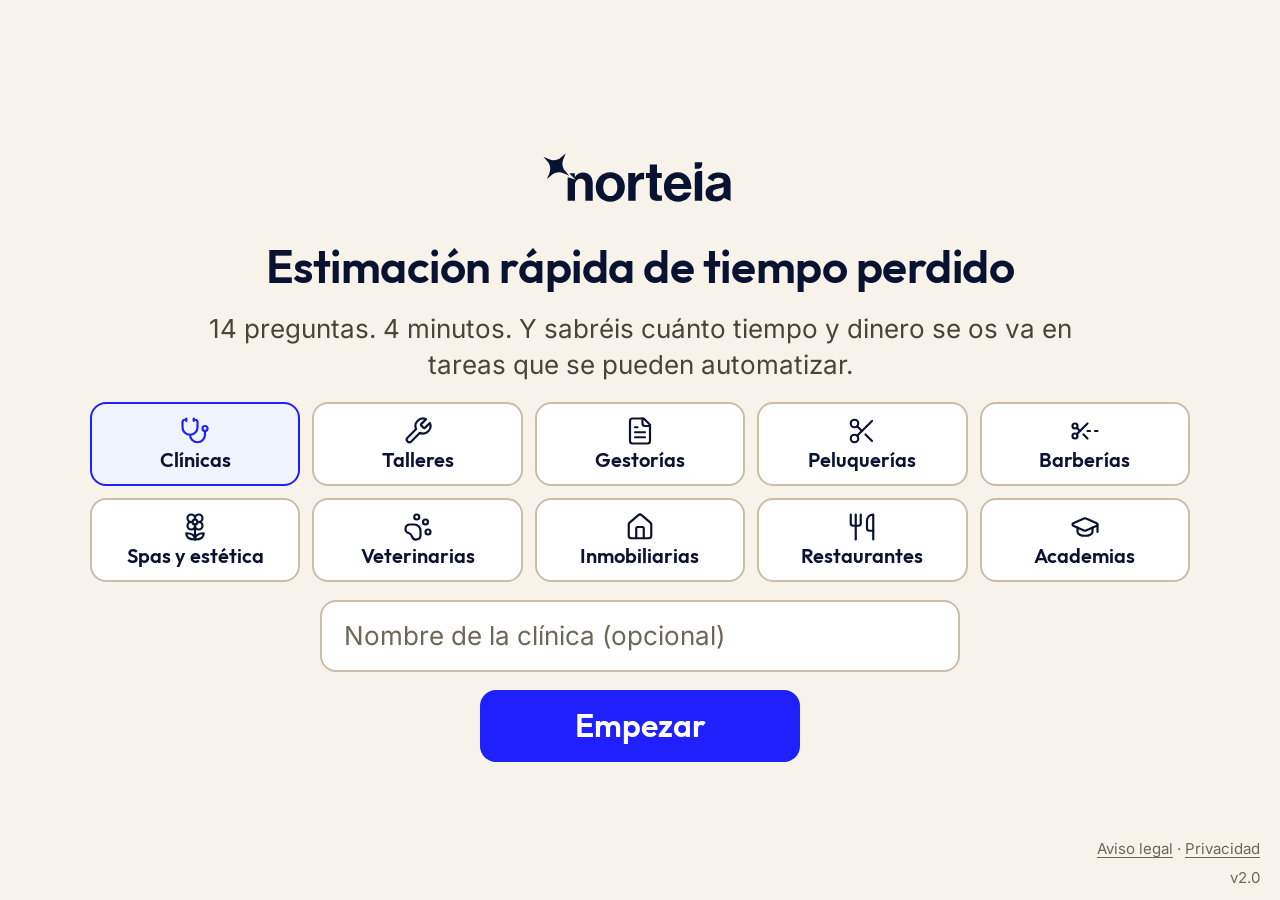
<file: auditoria-norteia/index.html>
<!doctype html>
<html lang="es">
<head>
  <meta charset="utf-8">
  <meta name="viewport" content="width=device-width, initial-scale=1, viewport-fit=cover">
  <meta name="description" content="Estimación rápida del tiempo y el dinero que un negocio dedica a tareas repetitivas que se pueden automatizar. NorteIA, A Coruña.">
  <meta name="theme-color" content="#F7F3EA">
  <meta name="mobile-web-app-capable" content="yes">
  <meta name="apple-mobile-web-app-capable" content="yes">
  <meta name="apple-mobile-web-app-status-bar-style" content="default">
  <meta name="apple-mobile-web-app-title" content="Estimación NorteIA">
  <meta name="format-detection" content="telephone=no">
  <title>Estimación rápida NorteIA</title>
  <link rel="manifest" href="manifest.webmanifest">
  <link rel="icon" href="assets/icon-192.png" type="image/png">
  <link rel="apple-touch-icon" href="assets/icon-192.png">
  <link rel="stylesheet" href="styles.css">
</head>
<body>
  <!-- Contenedor único: app.js dibuja aquí cada pantalla -->
  <main id="app"></main>

  <!-- Aviso de orientación (solo en vertical, por CSS) -->
  <div class="aviso-giro" role="alert">
    <div class="aviso-giro-icono" aria-hidden="true">⟳</div>
    <p>Gira la tablet en horizontal</p>
  </div>

  <!-- Diálogo de confirmación genérico -->
  <div id="dialogo" class="dialogo" hidden>
    <div class="dialogo-caja" role="dialog" aria-modal="true" aria-labelledby="dialogo-texto">
      <p id="dialogo-texto"></p>
      <div class="dialogo-botones" id="dialogo-botones"></div>
    </div>
  </div>

  <noscript>Esta aplicación necesita JavaScript.</noscript>

  <!-- Orden de carga: config, nichos (lista), almacén, motor, QR, iconos, correo, app. app.js carga los nichos y, si CONFIG.email.configLocal, config.local.js -->
  <script src="config.js"></script>
  <script src="niches/index.js"></script>
  <script src="almacen.js"></script>
  <script src="motor.js"></script>
  <script src="assets/qr.js"></script>
  <script src="assets/iconos.js"></script>
  <script src="email.js"></script>
  <script src="app.js"></script>
</body>
</html>
</file>
<file: auditoria-norteia/styles.css>
/* Auditoría rápida NorteIA — tablet en horizontal, letra grande, toques grandes */

/* Tipografías de marca (Outfit e Inter, licencia OFL), servidas desde la app para funcionar sin conexión.
   Outfit: titulares, botones y navegación. Inter: cuerpo, respuestas, formularios y metadatos. */
@font-face { font-family: "Outfit"; src: url("assets/fonts/Outfit-Regular.woff2") format("woff2"); font-weight: 400; font-display: swap; }
@font-face { font-family: "Outfit"; src: url("assets/fonts/Outfit-SemiBold.woff2") format("woff2"); font-weight: 500 800; font-display: swap; }
@font-face { font-family: "Inter"; src: url("assets/fonts/Inter-Regular.woff2") format("woff2"); font-weight: 400; font-display: swap; }
@font-face { font-family: "Inter"; src: url("assets/fonts/Inter-SemiBold.woff2") format("woff2"); font-weight: 500 800; font-display: swap; }

/* Paleta Faro de NorteIA (única fuente de color de la app).
   Regla 90 · 9 · 1: superficie neutra cálida, tinta para el texto y el Azul como único acento.
   Sin degradados, sin sombras de color y sin fondos tintados por semántica: el estado vive en el
   texto y en un filete. */
:root {
  --fondo: #F7F3EA;            /* Crema Lino: papel base */
  --superficie: #FFFFFF;       /* Blanco funcional: tarjetas sobre crema */
  --superficie-2: #F7F3EA;     /* Crema: paneles dentro de una tarjeta blanca */
  --arena: #ECE5D6;            /* Arena: etiquetas, insignias, estados desactivados */
  --texto: #0A1232;            /* Tinta Norte */
  --texto-secundario: #4A4438; /* Texto secundario intenso: subtítulos y notas (8,7:1 sobre crema) */
  --texto-suave: #6E6759;      /* Piedra: metadatos (5,1:1 sobre crema) */
  --texto-tenue: #C9BFA8;      /* Filete reforzado: solo decorativo (marcas del slider, valor vacío) */
  --borde: #DCD4C2;            /* Filete: líneas finas y bordes de tarjeta */
  --borde-control: #C9BFA8;    /* Filete reforzado: borde de controles (el Filete solo da 1,33:1) */
  --principal: #2020FF;        /* Azul NorteIA: único acento */
  --principal-pulsado: #1C1EDA;/* Derivado: 82 % Azul + 18 % Tinta, solo para el estado pulsado */
  --principal-claro: #F0F4FF;  /* Bruma: superficie de selección */
  --principal-suave: rgba(32, 32, 255, 0.14); /* Azul al 14 %: anillo de foco de los campos */
  --sobre-principal: #FFFFFF;  /* Blanco sobre Azul: 7,7:1 */
  --sombra-color: 10, 18, 50;  /* Tinta en RGB: velo del diálogo */
  /* Semánticos: siempre acompañados de texto, nunca solo color */
  --exito: #2F7A52;
  --error: #B0453C;            /* Alerta */
  --radio: 16px;
  --toque: 72px;
  --hueco: 16px;
  --transicion: 200ms;
  font-size: 22px;
}

@media (min-width: 1600px) and (min-height: 1000px) {
  :root { font-size: 26px; --toque: 84px; }
}

* { box-sizing: border-box; }

/* Lo oculto se oculta siempre, aunque la clase defina "display" */
[hidden] { display: none !important; }

html, body {
  margin: 0;
  height: 100%;
  background: var(--fondo);
  color: var(--texto);
  font-family: "Inter", system-ui, -apple-system, "Segoe UI", Roboto, sans-serif;
  line-height: 1.4;
  --fuente-marca: "Outfit", system-ui, -apple-system, "Segoe UI", Roboto, sans-serif;
  overscroll-behavior: none;
  -webkit-text-size-adjust: 100%;
}

body {
  touch-action: manipulation;
  -webkit-user-select: none;
  user-select: none;
  -webkit-tap-highlight-color: transparent;
  -webkit-touch-callout: none;
  overflow: hidden;
}

input, textarea, .seleccionable, .seleccionable * {
  -webkit-user-select: text;
  user-select: text;
  -webkit-touch-callout: default;
}

:where(button, a.boton) {
  font: inherit;
  color: inherit;
  touch-action: manipulation;
}

:focus-visible {
  outline: 4px solid var(--principal);
  outline-offset: 3px;
}

#app {
  height: 100%;
  position: relative;
  overflow: hidden;
}

/* Títulos que reciben el foco al cambiar de pantalla (para lectores de pantalla): sin marco visible */
[data-foco][tabindex="-1"]:focus { outline: none; }

/* Titulares, cifras, botones y navegación con la tipografía de titulares */
h1, h2, .boton, .atajo, .slider-valor, .cifra-num, .nicho-tarjeta, .telefono {
  font-family: var(--fuente-marca);
}

/* ---------- Pantallas ---------- */

.pantalla {
  position: absolute;
  inset: 0;
  display: flex;
  flex-direction: column;
  padding: 20px 32px 24px;
  padding-left: max(32px, env(safe-area-inset-left));
  padding-right: max(32px, env(safe-area-inset-right));
  background: var(--fondo);
  animation: entrar var(--transicion) ease-out;
  overflow: hidden;
}

.pantalla.con-scroll {
  overflow-y: auto;
  -webkit-overflow-scrolling: touch;
  scroll-behavior: smooth;
}

@keyframes entrar {
  from { opacity: 0; transform: translateX(16px); }
  to { opacity: 1; transform: none; }
}

@media (prefers-reduced-motion: reduce) {
  .pantalla, .tarjeta-pregunta { animation: none; }
}

/* ---------- Botones ---------- */

.boton {
  display: inline-flex;
  align-items: center;
  justify-content: center;
  gap: 12px;
  min-height: var(--toque);
  padding: 0 32px;
  border-radius: var(--radio);
  border: 2px solid transparent;
  font-size: 28px;
  font-weight: 600;
  cursor: pointer;
  text-decoration: none;
  transition: background var(--transicion), transform 80ms, opacity var(--transicion);
}

.boton:active:not(:disabled) { transform: scale(0.98); }

.boton-principal { background: var(--principal); color: var(--sobre-principal); }
.boton-principal:active:not(:disabled) { background: var(--principal-pulsado); }

.boton-cta { background: var(--principal); color: var(--sobre-principal); }
.boton-cta:active { background: var(--principal-pulsado); color: var(--sobre-principal); }

.boton-secundario { background: var(--superficie); color: var(--principal); border-color: var(--borde-control); }
.boton-discreto { background: transparent; color: var(--texto-secundario); border-color: var(--borde-control); font-size: 22px; font-weight: 600; }
.boton-peligro { background: var(--superficie); color: var(--error); border-color: var(--borde-control); }

.boton:disabled {
  background: var(--arena);
  color: var(--texto-suave);
  border-color: transparent;
  cursor: not-allowed;
}



/* ---------- Bienvenida ---------- */

.bienvenida {
  align-items: center;
  justify-content: center;
  text-align: center;
  gap: 18px;
}

.bienvenida.con-scroll { justify-content: flex-start; }

.logo-boton {
  background: none;
  border: 0;
  padding: 8px;
  cursor: default;
  min-height: var(--toque);
}

.logo-boton img { height: 72px; width: auto; display: block; }

.bienvenida h1 {
  font-size: 46px;
  font-weight: 600;
  letter-spacing: -0.01em;
  margin: 0;
  line-height: 1.15;
  color: var(--texto);
}

.bienvenida .subtitulo {
  font-size: 26px;
  margin: 0;
  max-width: 900px;
  color: var(--texto-secundario);
}

.nichos {
  display: flex;
  gap: var(--hueco);
  justify-content: center;
  flex-wrap: wrap;
}

.nicho-tarjeta {
  min-width: 180px;
  min-height: 130px;
  padding: 14px 20px;
  border-radius: var(--radio);
  border: 2px solid var(--borde-control);
  background: var(--superficie);
  color: var(--texto);
  display: flex;
  flex-direction: column;
  align-items: center;
  justify-content: center;
  gap: 6px;
  cursor: pointer;
  position: relative;
  font-size: 24px;
  font-weight: 600;
  transition: background var(--transicion), border-color var(--transicion);
}

/* Iconos de línea: en tinta; el Azul queda para la selección */
.icono { display: inline-flex; align-items: center; justify-content: center; color: var(--texto); line-height: 1; }
.icono svg { width: 100%; height: 100%; display: block; }
.nicho-tarjeta .icono { width: 40px; height: 40px; }
.nicho-tarjeta[aria-pressed="true"] .icono { color: var(--principal); }
.icono-senal { width: 22px; height: 22px; flex: 0 0 auto; margin-top: 1px; color: var(--texto); }
.icono-mini { width: 18px; height: 18px; color: currentColor; }
.nicho-tarjeta[aria-pressed="true"] { border-color: var(--principal); background: var(--principal-claro); color: var(--texto); }

/* Más de 4 sectores: pestañas en rejilla de 5 columnas */
.nichos.pestanas {
  display: grid;
  grid-template-columns: repeat(5, minmax(0, 1fr));
  gap: 12px;
  width: 100%;
  max-width: 1100px;
}
.nichos.pestanas .nicho-tarjeta { min-height: 84px; min-width: 0; padding: 8px 10px; gap: 2px; font-size: 20px; line-height: 1.15; text-align: center; }
.nichos.pestanas .nicho-tarjeta .icono { width: 30px; height: 30px; }

.etiqueta-completar {
  position: absolute;
  top: -12px;
  right: -8px;
  background: var(--error);
  color: #fff;
  font-size: 15px;
  font-weight: 700;
  padding: 3px 8px;
  border-radius: 8px;
}

.campo-nombre {
  width: min(640px, 100%);
  min-height: var(--toque);
  font-family: inherit;
  font-size: 26px;
  padding: 0 22px;
  border-radius: var(--radio);
  border: 2px solid var(--borde-control);
  background: var(--superficie);
  color: var(--texto);
}

.campo-nombre::placeholder { color: var(--texto-suave); }
.campo-nombre:focus { border-color: var(--principal); outline: none; box-shadow: 0 0 0 4px var(--principal-suave); }

.bloque-contacto {
  width: min(640px, 100%);
  text-align: left;
  border: 2px solid var(--borde-control);
  border-radius: var(--radio);
  background: var(--superficie);
  padding: 0 18px;
}

.bloque-contacto summary {
  min-height: var(--toque);
  display: flex;
  align-items: center;
  cursor: pointer;
  font-weight: 600;
  color: var(--principal);
}

.bloque-contacto .campos { display: grid; grid-template-columns: 1fr 1fr; gap: 12px; padding-bottom: 16px; }
.bloque-contacto label { display: flex; flex-direction: column; font-size: 18px; color: var(--texto-secundario); gap: 4px; }
.bloque-contacto input { min-height: 60px; font-family: inherit; font-size: 22px; padding: 0 14px; border: 2px solid var(--borde-control); border-radius: 12px; color: var(--texto); }
.bloque-contacto input:focus { border-color: var(--principal); outline: none; box-shadow: 0 0 0 4px var(--principal-suave); }
.bloque-contacto input[aria-invalid="true"] { border-color: var(--error); }
.bloque-contacto .aviso-privacidad { grid-column: 1 / -1; font-size: 17px; color: var(--texto-suave); margin: 0; }
.bloque-contacto .error-campo { grid-column: 1 / -1; color: var(--error); font-size: 18px; margin: 0; }

.boton-empezar { min-width: 320px; font-size: 32px; }

.esquina-version {
  position: absolute;
  right: 20px;
  bottom: 12px;
  font-size: 15px;
  color: var(--texto-suave);
  text-align: right;
  line-height: 1.4;
}

.esquina-version .alerta { color: var(--error); font-weight: 700; }
.esquina-version .pendientes { color: var(--principal); font-weight: 700; }

.mensaje-error-nichos { color: var(--error); font-size: 24px; }

/* ---------- Preguntas ---------- */

.barra-superior {
  display: flex;
  align-items: center;
  gap: 22px;
  flex: 0 0 auto;
}

/* Botón «Atrás»: discreto, sin caja, pero con zona táctil grande */
.boton-atras {
  min-height: var(--toque);
  min-width: 140px;
  padding: 0 18px 0 10px;
  font-size: 22px;
  font-weight: 600;
  color: var(--texto-secundario);
  background: transparent;
  border: 2px solid transparent;
  border-radius: 999px;
  gap: 8px;
}
.boton-atras .icono { width: 26px; height: 26px; color: currentColor; }
.boton-atras:active { background: var(--arena); color: var(--texto); }

/* Progreso: lo hecho en tinta, la pregunta actual en Azul */
.progreso { flex: 1; display: flex; flex-direction: column; gap: 8px; min-width: 0; }
.progreso-segmentos { display: flex; gap: 6px; }
.segmento { flex: 1; height: 6px; border-radius: 3px; background: var(--borde); transition: background var(--transicion); }
.segmento.hecho { background: var(--texto); }
.segmento.actual { background: var(--principal); }
.progreso-texto { font-size: 17px; color: var(--texto-suave); font-weight: 600; letter-spacing: 0.02em; }

.chip-sector {
  flex: 0 0 auto;
  display: inline-flex;
  align-items: center;
  gap: 8px;
  padding: 10px 18px 10px 14px;
  border-radius: 999px;
  background: var(--superficie);
  border: 1px solid var(--borde);
  font-family: var(--fuente-marca);
  font-weight: 600;
  font-size: 19px;
  color: var(--texto);
}
.chip-sector .icono { width: 22px; height: 22px; }

.pregunta-cuerpo {
  flex: 1 1 auto;
  display: flex;
  flex-direction: column;
  justify-content: center;
  min-height: 0;
  padding: 14px 0;
}

/* La pregunta vive en una tarjeta blanca con filete, sin sombra */
.tarjeta-pregunta {
  background: var(--superficie);
  border: 1px solid var(--borde);
  border-radius: 24px;
  padding: 30px 34px 32px;
  display: flex;
  flex-direction: column;
  gap: 24px;
  animation: subir 240ms ease-out;
}

@keyframes subir {
  from { opacity: 0; transform: translateY(10px); }
  to { opacity: 1; transform: none; }
}

.pregunta-encabezado { display: flex; flex-direction: column; gap: 6px; }

.pregunta-titulo {
  font-size: 44px;
  line-height: 1.12;
  letter-spacing: -0.015em;
  margin: 0;
  font-weight: 600;
  color: var(--texto);
}

.pregunta-titulo.largo { font-size: 40px; }

.pregunta-nota { margin: 0; font-size: 19px; color: var(--texto-secundario); }

/* Opciones: tarjetas con letra, texto y marca de selección */
.opciones {
  display: grid;
  gap: 14px;
  grid-template-columns: repeat(var(--columnas, 2), minmax(0, 1fr));
}

.opcion {
  display: flex;
  align-items: center;
  gap: 16px;
  min-height: 88px;
  padding: 12px 18px;
  border-radius: 18px;
  border: 2px solid var(--borde-control);
  background: var(--superficie);
  color: var(--texto);
  font-size: 26px;
  font-weight: 600;
  line-height: 1.2;
  text-align: left;
  cursor: pointer;
  transition: background var(--transicion), border-color var(--transicion), transform 80ms;
}

.opcion:active { transform: scale(0.99); }

.opcion-letra {
  flex: 0 0 auto;
  width: 40px;
  height: 40px;
  border-radius: 12px;
  background: var(--arena);
  color: var(--texto-secundario);
  font-family: var(--fuente-marca);
  font-size: 18px;
  font-weight: 600;
  display: grid;
  place-items: center;
  transition: background var(--transicion), color var(--transicion);
}

.opcion-texto { flex: 1 1 auto; min-width: 0; }

.opcion-check {
  flex: 0 0 auto;
  width: 30px;
  height: 30px;
  padding: 5px;
  border-radius: 50%;
  border: 2px solid var(--borde-control);
  color: transparent;
  transition: background var(--transicion), border-color var(--transicion), color var(--transicion);
}

.opcion[aria-pressed="true"] {
  border-color: var(--principal);
  background: var(--principal-claro);
}
.opcion[aria-pressed="true"] .opcion-letra { background: var(--principal); color: var(--sobre-principal); }
.opcion[aria-pressed="true"] .opcion-check { background: var(--principal); border-color: var(--principal); color: var(--sobre-principal); }

.opciones.compactas { gap: 10px; }
.opciones.compactas .opcion { min-height: var(--toque); padding: 8px 16px 8px 22px; font-size: 26px; }

/* Bloques de dos partes (cantidad + minutos) */
.dos-partes {
  display: grid;
  grid-template-columns: minmax(0, 1.65fr) minmax(0, 1fr);
  gap: 20px;
  align-items: stretch;
}

.subpregunta {
  background: var(--superficie-2);
  border-radius: 20px;
  padding: 18px 18px 18px;
  display: flex;
  flex-direction: column;
  gap: 12px;
}
.subpregunta h2 { font-size: 22px; margin: 0 0 2px 4px; font-weight: 600; color: var(--texto-secundario); }

/* ---------- Slider ---------- */

.slider {
  display: flex;
  flex-direction: column;
  gap: 12px;
  background: var(--superficie-2);
  border-radius: 20px;
  padding: 16px 18px 18px;
}

.slider-cabecera { display: flex; align-items: baseline; justify-content: center; gap: 12px; }

.slider-valor {
  font-family: var(--fuente-marca);
  font-size: 64px;
  font-weight: 600;
  text-align: center;
  color: var(--principal);
  line-height: 1;
  min-height: 64px;
  font-variant-numeric: tabular-nums;
  letter-spacing: -0.02em;
}

.slider-valor.vacio { color: var(--texto-tenue); }
.slider-leyenda { font-size: 18px; color: var(--texto-secundario); font-weight: 600; }

.slider-fila { display: flex; align-items: center; gap: 14px; }

.slider-paso {
  flex: 0 0 auto;
  width: var(--toque);
  height: var(--toque);
  border-radius: 20px;
  border: 2px solid var(--borde-control);
  background: var(--superficie);
  color: var(--texto);
  cursor: pointer;
  display: grid;
  place-items: center;
}
.slider-paso .icono { width: 30px; height: 30px; color: currentColor; }
.slider-paso:active { background: var(--principal-claro); border-color: var(--principal); }

.slider-pista {
  position: relative;
  flex: 1;
  height: 92px;
  display: flex;
  align-items: center;
}

.slider input[type="range"] {
  -webkit-appearance: none;
  appearance: none;
  width: 100%;
  height: 72px;
  margin: 0;
  background: transparent;
  cursor: pointer;
  position: relative;
  z-index: 2;
}

.slider input[type="range"]::-webkit-slider-runnable-track {
  height: 8px;
  border-radius: 4px;
  background: linear-gradient(to right, var(--principal) 0, var(--principal) var(--relleno, 0%), var(--borde-control) var(--relleno, 0%), var(--borde-control) 100%);
}

.slider input[type="range"]::-moz-range-track { height: 8px; border-radius: 4px; background: var(--borde-control); }
.slider input[type="range"]::-moz-range-progress { height: 8px; border-radius: 4px; background: var(--principal); }

.slider input[type="range"]::-webkit-slider-thumb {
  -webkit-appearance: none;
  appearance: none;
  width: 56px;
  height: 56px;
  margin-top: -24px;
  border-radius: 50%;
  background: var(--superficie);
  border: 6px solid var(--principal);
}

.slider input[type="range"]::-moz-range-thumb {
  width: 44px;
  height: 44px;
  border-radius: 50%;
  background: var(--superficie);
  border: 6px solid var(--principal);
}

/* Sin contestar: no hay pulgar activo */
.slider input.sin-valor::-webkit-slider-thumb { opacity: 0; }
.slider input.sin-valor::-moz-range-thumb { opacity: 0; }
.slider input.sin-valor::-moz-range-progress { background: transparent; }

.slider-marca {
  position: absolute;
  top: 6px;
  bottom: 6px;
  width: 0;
  border-left: 2px dashed var(--texto-tenue);
  z-index: 1;
  pointer-events: none;
}
.slider-marca span { position: absolute; top: -8px; left: 8px; font-size: 16px; font-weight: 600; color: var(--texto-suave); white-space: nowrap; }
.slider-marca small { position: absolute; bottom: -8px; left: 8px; font-size: 14px; color: var(--texto-suave); white-space: nowrap; }

.slider-atajos { display: flex; gap: 12px; justify-content: center; }

.atajo {
  min-height: var(--toque);
  min-width: 112px;
  padding: 0 22px;
  border-radius: 999px;
  border: 2px solid var(--borde-control);
  background: var(--superficie);
  color: var(--texto);
  font-size: 26px;
  font-weight: 600;
  cursor: pointer;
  display: inline-flex;
  flex-direction: column;
  align-items: center;
  justify-content: center;
  line-height: 1.05;
  font-family: var(--fuente-marca);
}
.atajo small { font-family: "Inter", system-ui, sans-serif; font-size: 14px; font-weight: 600; color: var(--texto-suave); letter-spacing: 0.02em; }
.atajo.habitual { border-color: var(--texto); }
.atajo[aria-pressed="true"] { background: var(--principal); color: var(--sobre-principal); border-color: var(--principal); }
.atajo[aria-pressed="true"] small { color: var(--sobre-principal); }

.pie-pregunta {
  flex: 0 0 auto;
  display: flex;
  justify-content: flex-end;
}

.boton-siguiente { min-width: 280px; gap: 14px; }
.boton-siguiente .icono { width: 28px; height: 28px; color: currentColor; }
.boton-principal .icono { color: currentColor; }

/* ---------- Calculando ---------- */

.calculando {
  align-items: center;
  justify-content: center;
  gap: 28px;
  font-family: var(--fuente-marca);
  font-size: 36px;
  font-weight: 600;
  color: var(--texto);
  cursor: pointer;
}

.indicador {
  width: 84px;
  height: 84px;
  border-radius: 50%;
  border: 8px solid var(--arena);
  border-top-color: var(--principal);
  animation: girar 900ms linear infinite;
}

@keyframes girar { to { transform: rotate(360deg); } }

@media (prefers-reduced-motion: reduce) {
  .indicador { animation-duration: 2400ms; }
}

/* ---------- Resultado ---------- */

.resultado { padding-bottom: 0; }

.resultado-contenido {
  flex: 1 1 auto;
  min-height: 0;
  overflow-y: auto;
  -webkit-overflow-scrolling: touch;
  scroll-behavior: smooth;
  display: flex;
  flex-direction: column;
  gap: 14px;
  padding-bottom: 16px;
}

.resultado-cabecera { display: flex; align-items: center; justify-content: space-between; gap: 16px; flex: 0 0 auto; }
.resultado-cabecera img { height: 48px; }

.resultado-grid {
  display: grid;
  grid-template-columns: minmax(0, 1.6fr) minmax(0, 1fr);
  gap: 20px;
  align-items: stretch;
}

.panel {
  background: var(--superficie);
  border: 1px solid var(--borde);
  border-radius: 20px;
  padding: 20px 24px;
}

.gancho h1 { font-size: 30px; font-weight: 600; line-height: 1.2; margin: 0 0 8px; }

/* Las cifras son el dato dominante: el único sitio del resultado con Azul a gran tamaño */
.cifras { display: flex; gap: 8px 32px; flex-wrap: wrap; margin: 4px 0 10px; }
.cifra { display: flex; flex-direction: column; min-width: 0; }
.cifra-num {
  font-size: 96px;
  font-weight: 600;
  line-height: 1;
  color: var(--principal);
  font-variant-numeric: tabular-nums;
  white-space: nowrap;
  letter-spacing: -0.02em;
}
.cifra-etq { font-size: 28px; color: var(--texto-secundario); font-weight: 600; }

.gancho p { margin: 0 0 8px; }
.gancho .impulso { font-weight: 600; color: var(--texto); }

.senales { list-style: none; padding: 0; margin: 8px 0 0; display: flex; flex-direction: column; gap: 6px; }
.senales li { font-size: 19px; color: var(--texto-secundario); display: flex; gap: 10px; align-items: flex-start; }

.contraste h2 { font-size: 26px; font-weight: 600; margin: 0 0 14px; }
.contraste-cols { display: grid; grid-template-columns: 1fr; gap: 10px; margin-bottom: 14px; }
.contraste-col { border-radius: 14px; padding: 12px 14px; background: var(--superficie-2); border-left: 4px solid var(--borde-control); }
.contraste-col small { display: block; font-size: 17px; color: var(--texto-suave); font-weight: 600; }
.contraste-col strong { display: block; font-family: var(--fuente-marca); font-weight: 600; font-size: 28px; line-height: 1.2; margin-top: 2px; }
.contraste-col.real { border-left-color: var(--principal); }
.contraste-col.real strong { color: var(--texto); }
.contraste p { margin: 0; font-size: 21px; }

.volumen-bajo { font-size: 30px; line-height: 1.3; margin: 0; }

.cta-zona {
  flex: 0 0 auto;
  display: flex;
  align-items: center;
  justify-content: space-between;
  gap: 24px;
  margin: 0 -32px;
  padding: 12px 32px;
  padding-bottom: max(12px, env(safe-area-inset-bottom));
  background: var(--superficie);
  border-top: 1px solid var(--borde);
}

.cta-acciones { display: flex; flex-direction: column; gap: 4px; align-items: flex-start; min-width: 0; }
.cta-secundario { display: flex; align-items: center; gap: 16px; flex-wrap: wrap; }
.boton-cta { font-size: 26px; min-height: 84px; padding: 0 30px; text-align: center; }
.telefono { font-size: 26px; font-weight: 600; color: var(--texto); text-decoration: underline; text-decoration-color: var(--principal); text-decoration-thickness: 2px; text-underline-offset: 6px; min-height: var(--toque); display: inline-flex; align-items: center; }
.contacto-norteia { display: flex; flex-wrap: wrap; align-items: center; gap: 4px 10px; font-size: 18px; color: var(--texto-suave); }
.contacto-norteia a { color: var(--texto-secundario); font-weight: 600; text-decoration: underline; text-decoration-color: var(--borde-control); text-underline-offset: 4px; min-height: 44px; display: inline-flex; align-items: center; }
.aviso-sin-conexion { color: var(--texto); font-weight: 600; margin: 0; font-size: 19px; max-width: 520px; }

.qr { margin: 0; display: flex; align-items: center; gap: 12px; }
.qr svg { width: 132px; height: 132px; display: block; background: #fff; border: 1px solid var(--borde); border-radius: 8px; flex: 0 0 auto; }
.qr figcaption { font-size: 16px; color: var(--texto-suave); max-width: 110px; }

.acciones-secundarias { display: flex; gap: var(--hueco); flex-wrap: wrap; }

.pie-resultado { font-size: 16px; color: var(--texto-suave); margin: 0; }
.estado-email { font-size: 16px; color: var(--texto-suave); margin: 0; display: flex; align-items: center; gap: 8px; flex-wrap: wrap; }
.estado-email .ayuda { border-bottom: 1px dotted var(--texto-suave); cursor: help; }
.estado-email.ok { color: var(--exito); }
.estado-email.revisar { color: var(--texto); font-weight: 600; }

/* ---------- Resumen / historial ---------- */

.cabecera-pantalla { display: flex; align-items: center; gap: 20px; flex: 0 0 auto; }
.cabecera-pantalla h1 { font-size: 34px; font-weight: 600; margin: 0; flex: 1; }

.resumen-texto {
  flex: 1 1 auto;
  min-height: 160px;
  overflow: auto;
  background: var(--superficie);
  border: 1px solid var(--borde);
  border-radius: var(--radio);
  padding: 18px 22px;
  margin: 14px 0;
  font-family: ui-monospace, "SF Mono", Menlo, Consolas, monospace;
  font-size: 18px;
  line-height: 1.45;
  white-space: pre-wrap;
  word-break: break-word;
}

.botonera { display: flex; flex-wrap: wrap; gap: var(--hueco); flex: 0 0 auto; }
.botonera .boton { font-size: 24px; }

/* Avisos: superficie Arena; el estado lo dicen el texto y el filete lateral */
.aviso { padding: 12px 16px; border-radius: 12px; background: var(--arena); border-left: 4px solid var(--borde-control); color: var(--texto); font-weight: 600; margin: 8px 0 0; font-size: 19px; }
.aviso.error { border-left-color: var(--error); color: var(--error); }
.confirmacion { color: var(--exito); font-weight: 700; }

.filtros { display: flex; gap: 12px; flex-wrap: wrap; margin: 12px 0; flex: 0 0 auto; }
.filtro { display: inline-flex; align-items: center; gap: 8px; min-height: 56px; padding: 0 18px; border-radius: 28px; border: 2px solid var(--borde-control); background: var(--superficie); color: var(--texto); font-size: 19px; font-weight: 600; cursor: pointer; }
.filtro[aria-pressed="true"] { background: var(--principal); color: var(--sobre-principal); border-color: var(--principal); }

.lista-historial { list-style: none; margin: 0; padding: 0; flex: 1 1 auto; overflow-y: auto; display: flex; flex-direction: column; gap: 10px; min-height: 0; }
.fila-historial {
  width: 100%;
  min-height: var(--toque);
  display: grid;
  grid-template-columns: auto 1.1fr 1.6fr 1fr 1.6fr;
  gap: 14px;
  align-items: center;
  text-align: left;
  border: 1px solid var(--borde-control);
  border-radius: 14px;
  background: var(--superficie);
  color: var(--texto);
  padding: 10px 16px;
  font-size: 19px;
  cursor: pointer;
}
.insignia { display: inline-flex; gap: 6px; align-items: center; background: var(--arena); color: var(--texto); border-radius: 18px; padding: 4px 12px; font-weight: 600; font-size: 16px; white-space: nowrap; }
.fila-historial .cifras-fila { font-weight: 700; color: var(--texto); white-space: nowrap; }
.fila-historial .email-fila { font-size: 16px; color: var(--texto-suave); }
.fila-historial .email-fila.ok { color: var(--exito); }
.fila-historial .email-fila.revisar { color: var(--texto); font-weight: 600; }
.vacio { color: var(--texto-suave); text-align: center; padding: 40px; }

.estado-general-email { font-size: 18px; margin: 6px 0 0; color: var(--texto-suave); }
.estado-general-email strong { color: var(--texto); }

.detalle-email { font-size: 17px; background: var(--superficie); border-radius: 12px; border: 1px solid var(--borde); padding: 10px 16px; margin: 0 0 12px; }
.detalle-email h2 { font-size: 19px; margin: 0 0 6px; }
.detalle-email ul { margin: 0; padding-left: 20px; }

/* ---------- Diálogo ---------- */

.dialogo {
  position: fixed;
  inset: 0;
  background: rgba(var(--sombra-color), 0.45);
  display: flex;
  align-items: center;
  justify-content: center;
  z-index: 50;
  padding: 24px;
}

.dialogo[hidden] { display: none; }

.dialogo-caja {
  background: var(--superficie);
  border-radius: 22px;
  padding: 32px 36px;
  max-width: 760px;
  width: 100%;
  border: 1px solid var(--borde);
}

.dialogo-caja p { font-size: 28px; font-weight: 600; margin: 0 0 26px; white-space: pre-line; }
.dialogo-botones { display: flex; gap: var(--hueco); justify-content: flex-end; flex-wrap: wrap; }

/* ---------- Orientación ---------- */

/* Sin masa de color: superficie crema, texto en tinta y el giro en Azul */
.aviso-giro {
  display: none;
  position: fixed;
  inset: 0;
  z-index: 100;
  background: var(--fondo);
  color: var(--texto);
  flex-direction: column;
  align-items: center;
  justify-content: center;
  text-align: center;
  font-family: var(--fuente-marca);
  font-size: 40px;
  font-weight: 600;
  padding: 32px;
}

.aviso-giro-icono { font-size: 120px; line-height: 1; margin-bottom: 20px; color: var(--principal); }

@media (orientation: portrait) and (max-width: 1100px) {
  .aviso-giro { display: flex; }
}

/* ---------- Pantallas algo más bajas (barras del navegador) ---------- */

@media (max-height: 740px) {
  .pantalla { padding-top: 14px; padding-bottom: 16px; }
  .pregunta-titulo { font-size: 40px; }
  .tarjeta-pregunta { padding: 24px 28px 26px; gap: 18px; }
  .opcion { min-height: 80px; }
  .bienvenida { gap: 12px; }
  .logo-boton img { height: 76px; }
}

/* ---------- v1.7: auditoría de Luis ---------- */

/* Solo para lectores de pantalla */
.solo-lectores {
  position: absolute !important;
  width: 1px; height: 1px;
  padding: 0; margin: -1px;
  overflow: hidden; clip: rect(0, 0, 0, 0);
  white-space: nowrap; border: 0;
}

/* Aviso cuando las respuestas superan la jornada de quienes hacen las tareas */
.aviso-limite {
  margin: 0 0 8px;
  padding: 10px 14px;
  border-left: 4px solid var(--borde-control);
  background: var(--superficie-2);
  border-radius: 10px;
  font-size: 18px;
  color: var(--texto-secundario);
}

/* Consentimiento antes de enviar el resumen a NorteIA */
.consentimiento {
  display: flex;
  align-items: center;
  gap: 18px;
  flex-wrap: wrap;
  padding: 14px 18px;
  border: 1px solid var(--borde);
  border-radius: 16px;
  background: var(--superficie);
}
.boton-consentimiento { gap: 10px; font-size: 22px; }
.boton-consentimiento .icono { width: 24px; height: 24px; color: currentColor; }
.boton-consentimiento[aria-pressed="true"] { color: var(--exito); border-color: var(--exito); background: var(--superficie); }
.consentimiento-aviso { flex: 1 1 320px; margin: 0; font-size: 16px; color: var(--texto-suave); }
.consentimiento-aviso a { color: var(--principal); }

/* Enlaces de aviso legal y privacidad */
.enlaces-legales { margin: 0; font-size: 15px; color: var(--texto-suave); }
.enlaces-legales a { color: var(--texto-suave); text-decoration: underline; text-underline-offset: 3px; display: inline-block; padding: 6px 0; }
.esquina-version .enlaces-legales { margin-bottom: 2px; }

.botonera-historial { margin-top: 14px; }

/* PIN del historial */
.pin-caja { max-width: 440px; text-align: center; }
.pin-caja h2 { margin: 0 0 6px; font-size: 30px; }
.dialogo-caja .pin-texto { font-size: 19px; font-weight: 400; color: var(--texto-secundario); margin: 0 0 18px; }
.pin-puntos { display: flex; justify-content: center; gap: 16px; margin-bottom: 6px; }
.pin-punto { width: 18px; height: 18px; border-radius: 50%; border: 2px solid var(--borde-control); }
.pin-punto.lleno { background: var(--texto); border-color: var(--texto); }
.dialogo-caja .pin-error { min-height: 26px; margin: 4px 0 8px; font-size: 18px; color: var(--error); }
.pin-teclado { display: grid; grid-template-columns: repeat(3, 1fr); gap: 12px; margin-bottom: 18px; }
.pin-tecla {
  min-height: var(--toque);
  border-radius: 16px;
  border: 1px solid var(--borde-control);
  background: var(--superficie);
  font-family: var(--fuente-marca);
  font-size: 30px;
  font-weight: 600;
  color: var(--texto);
  cursor: pointer;
}
.pin-tecla:active { background: var(--principal-claro); border-color: var(--principal); }
.pin-borrar { display: grid; place-items: center; }
.pin-borrar .icono { width: 28px; height: 28px; color: var(--texto-suave); }
.pin-caja .dialogo-botones { justify-content: center; }

/* Pantallas bajas (móvil en horizontal): se puede desplazar y se compacta */
@media (max-height: 620px) {
  .pantalla { overflow-y: auto; -webkit-overflow-scrolling: touch; }
  .bienvenida { justify-content: flex-start; }
  .nichos.pestanas { grid-template-columns: repeat(auto-fill, minmax(150px, 1fr)); }
  .pregunta-titulo, .pregunta-titulo.largo { font-size: 30px; }
  .tarjeta-pregunta { padding: 18px 20px; gap: 14px; }
  .dos-partes { grid-template-columns: 1fr; }
  .cifra-num { font-size: 64px; }
  .resultado-grid { grid-template-columns: 1fr; }
}

/* Clave de envío de la tablet (historial) */
.clave-envio { margin: 10px 0 4px; display: flex; flex-direction: column; gap: 6px; }
.clave-envio label { font-size: 18px; font-weight: 600; color: var(--texto); }
.clave-fila { display: flex; gap: 12px; align-items: center; }
.clave-campo { flex: 0 1 360px; min-height: 60px; font-size: 22px; padding: 0 16px; border: 1px solid var(--borde-control); border-radius: 12px; background: var(--superficie); color: var(--texto); }
.clave-campo:focus { outline: none; border-color: var(--principal); box-shadow: 0 0 0 4px var(--principal-suave); }
.clave-ayuda { margin: 0; font-size: 16px; color: var(--texto-suave); }
.clave-estado { font-weight: 600; color: var(--texto); }

/* ---------- Observaciones del comercial ---------- */

.pie-pregunta.con-observaciones { justify-content: space-between; gap: var(--hueco); }
.boton-observaciones { gap: 12px; }
.boton-observaciones .icono { width: 26px; height: 26px; color: currentColor; }

.observaciones-caja { max-width: 820px; }
.observaciones-caja h2 { font-family: var(--fuente-marca); font-size: 30px; margin: 0 0 6px; }
.dialogo-caja .observaciones-ayuda { font-size: 18px; font-weight: 400; color: var(--texto-secundario); margin: 0 0 14px; }
.observaciones-campo {
  display: block;
  width: 100%;
  min-height: 210px;
  max-height: 46vh;
  resize: vertical;
  font: inherit;
  font-size: 21px;
  line-height: 1.4;
  color: var(--texto);
  background: var(--fondo);
  border: 2px solid var(--borde-control);
  border-radius: 14px;
  padding: 14px 16px;
}
.observaciones-campo:focus { outline: none; border-color: var(--principal); box-shadow: 0 0 0 4px var(--principal-suave); }
.observaciones-pie { display: flex; align-items: center; justify-content: space-between; gap: var(--hueco); margin-top: 16px; }
.observaciones-contador { font-size: 17px; color: var(--texto-suave); font-variant-numeric: tabular-nums; }
.observaciones-contador.al-limite { color: var(--error); font-weight: 700; }

/* Esquina inferior izquierda de la bienvenida, sin tapar «Empezar» */
.aviso-borrador {
  position: absolute; left: 20px; bottom: 12px; max-width: 300px;
  font-size: 15px; line-height: 1.4; color: var(--texto-secundario); text-align: left;
}
.boton-enlace {
  background: none; border: 0; min-height: 36px; padding: 0 8px;
  color: var(--principal); font-size: 15px; font-weight: 700; text-decoration: underline;
}
</file>
